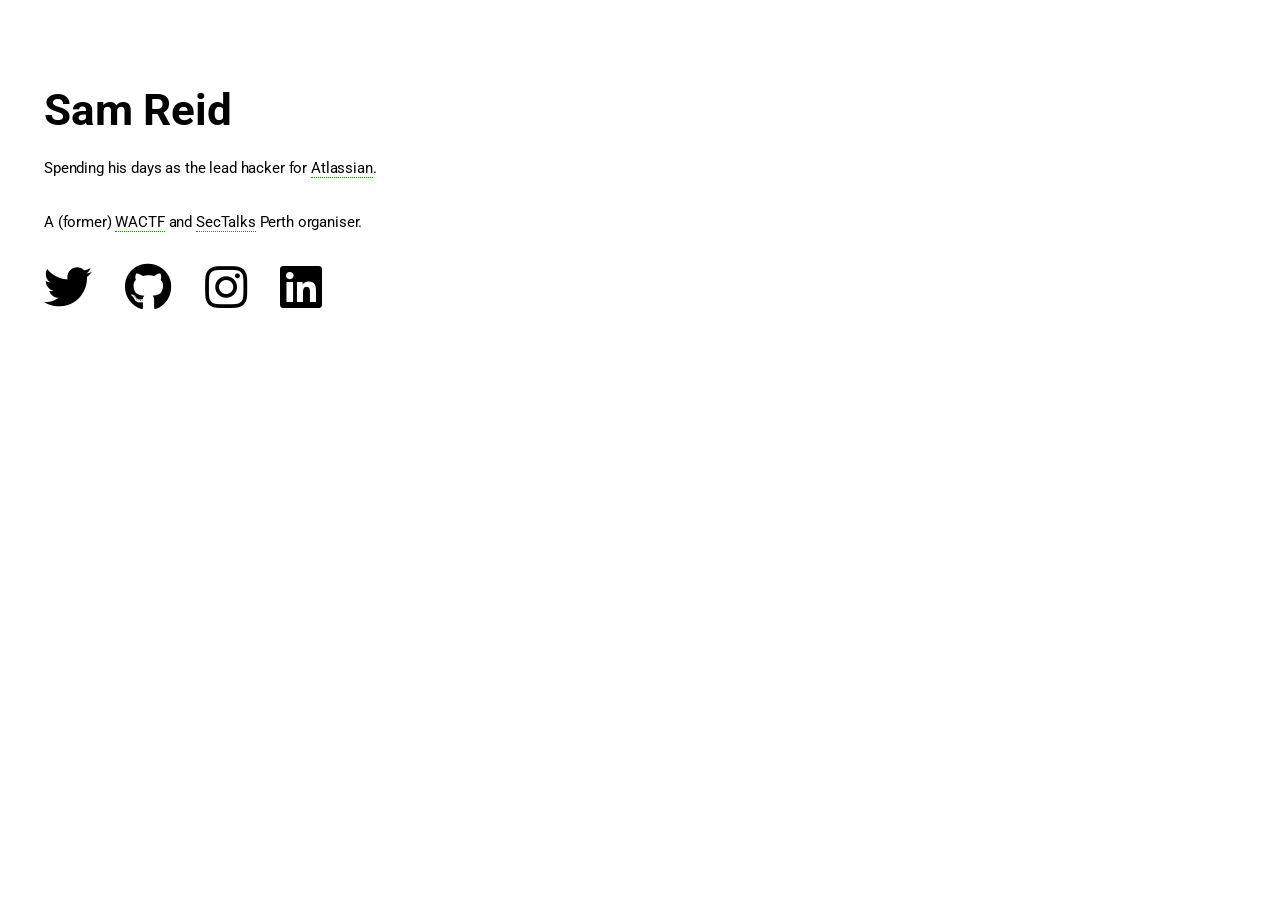
<file: index.html>
<!DOCTYPE HTML>
<html lang="en">
	<head>
		<title>Sam Reid</title>
		<meta charset="utf-8" />
		<link rel="icon" type="image/png" href="favicon.png" />
		<meta name="description" content="Sam Reid is a Perth based hacker who cares little about SEO." />
		<meta name="viewport" content="width=device-width, initial-scale=1" />
		<link rel="stylesheet" href="https://fonts.googleapis.com/css?family=Roboto:400,700" crossorigin="anonymous" />
		<link rel="stylesheet" href="https://cdnjs.cloudflare.com/ajax/libs/font-awesome/5.11.2/css/all.min.css" integrity="sha256-+N4/V/SbAFiW1MPBCXnfnP9QSN3+Keu+NlB+0ev/YKQ=" crossorigin="anonymous" />
	<style type="text/css">
		a,body,h1,h2,h3,h4,h5,h6,header,html,i,li,p,span,ul{margin:0;padding:0;border:0;font-size:100%;font:inherit;vertical-align:baseline}header{display:block}body{line-height:1}ul{list-style:none}body{-webkit-text-size-adjust:none}body{-ms-overflow-style:scrollbar}@media screen and (max-width:480px){body,html{min-width:320px}}body,html{overflow-x:hidden;overflow-y:hidden;width:100%}body{display:-moz-flex;display:-webkit-flex;display:-ms-flex;display:flex;-moz-flex-direction:column;-webkit-flex-direction:column;-ms-flex-direction:column;flex-direction:column;padding:6em 4em 1em 6em}body>*{position:relative;z-index:2}@media screen and (max-width:1680px){body{padding:6em 3em 1em 3em}}@media screen and (max-width:736px){body{padding:5em 2em 1em 2em}}@media screen and (max-width:360px){body{padding:5em 1em 1em 1em}}body{font-family:Roboto,sans-serif;font-size:16pt;font-weight:400;letter-spacing:-.01em;line-height:1.65em}@media screen and (max-width:1680px){body{font-size:12pt}}@media screen and (max-width:1280px){body{font-size:11pt}}a{-moz-transition:color .2s ease;-webkit-transition:color .2s ease;-ms-transition:color .2s ease;transition:color .2s ease;border-bottom:dotted 1px #189c00;color:#000;text-decoration:none}a:hover{border-bottom-color:transparent;color:#189c00;text-decoration:none}i{font-style:italic}p{margin:0 0 2em 0}h1,h2,h3,h4,h5,h6{font-weight:700;line-height:1em;margin:0 0 1em 0}h1{font-size:2.5em;margin:0}h2{font-size:1.75em;line-height:1.5em}h3{font-size:1.35em;line-height:1.5em}h4{font-size:1.1em;line-height:1.5em}h5{font-size:.9em;line-height:1.5em}h6{font-size:.7em;line-height:1.5em}.icon{text-decoration:none;border-bottom:none;position:relative}.icon:before{-moz-osx-font-smoothing:grayscale;-webkit-font-smoothing:antialiased;font-family:FontAwesome;font-style:normal;font-weight:400;text-transform:none!important}#header h1{font-size:3em;margin:0 0 .55em 0}#header p{font-size:1em;line-height:1.65em}@media screen and (max-width:736px){#header h1{font-size:2em}}ul{list-style:disc;padding-left:1em}ul li{padding-left:.5em}ul.icons{cursor:default;list-style:none;padding-left:0}ul.icons li{display:inline-block;padding:0 2em 0 0}ul.icons li:last-child{padding-right:0}ul.icons li .icon:before{font-size:2em}ul.icons li a{border-bottom-color:transparent}
	</style>
	</head>
	<body>
		<header id="header">
			<h1>Sam Reid</h1>
			<p>Spending his days as the lead hacker for <a href="https://atlassian.com">Atlassian</a>.</p>
			<p>A (former) <a href="https://wac.tf">WACTF</a> and <a href="https://sectalks.org">SecTalks</a> Perth organiser.</p>
		</header>
		<ul class="icons">
			<li>
				<span style="font-size: 48px;">
					<a href="https://twitter.com/sudosammy" title="Twitter"><i class="fab fa-twitter"></i></a>
				</span>
			</li>
			<li>
				<span style="font-size: 48px;">
					<a href="https://github.com/sudosammy" title="GitHub"><i class="fab fa-github"></i></a>
				</span>
			</li>
			<li>
				<span style="font-size: 48px;">
					<a href="https://www.instagram.com/sudosammy/" title="Instagram"><i class="fab fa-instagram"></i></a>
				</span>
			</li>
			<li>
				<span style="font-size: 48px;">
					<a href="https://www.linkedin.com/in/sudosammy" title="LinkedIn"><i class="fab fa-linkedin"></i></a>
				</span>
			</li>
		</ul>
	</body>
</html>
<!-- Hack The Planet -->
</file>
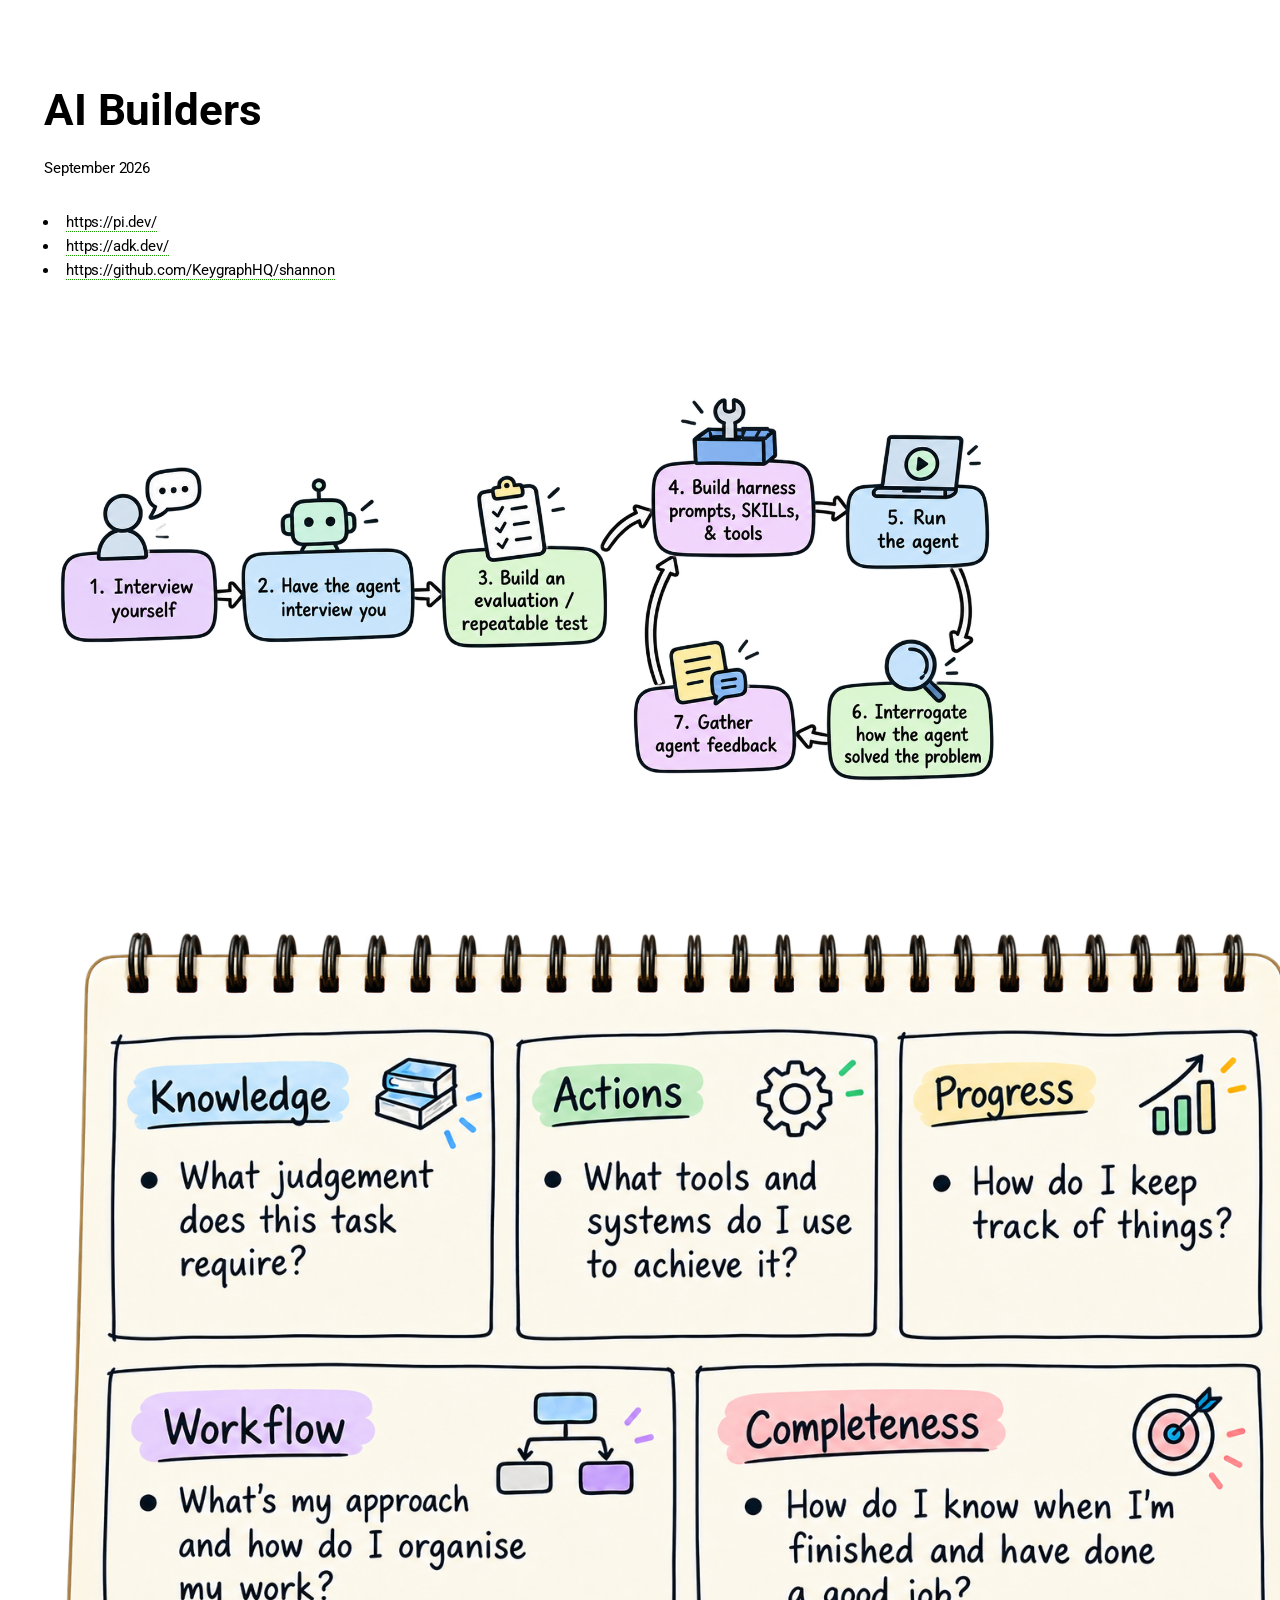
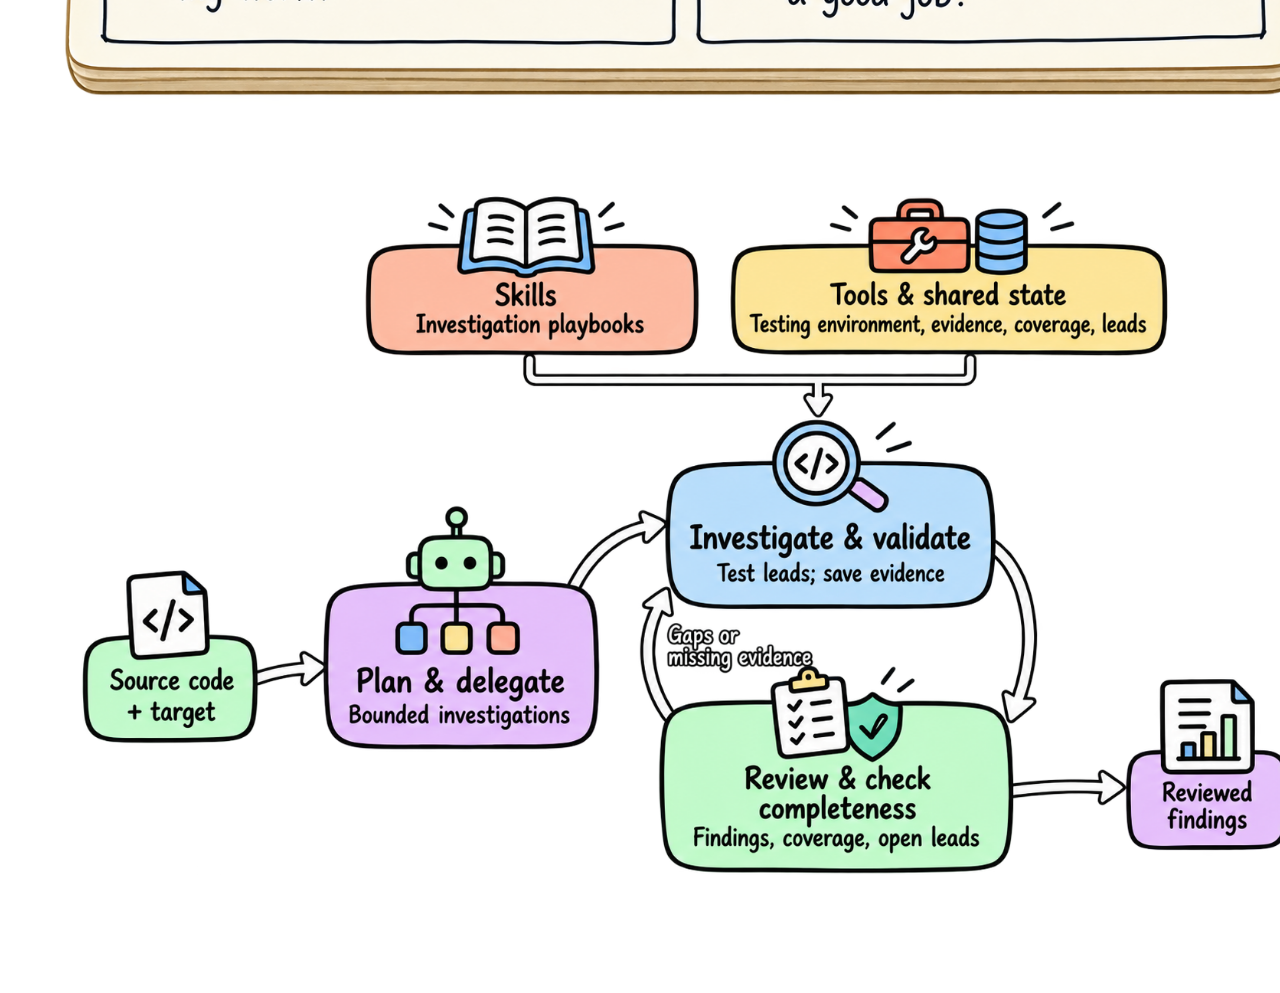
<file: AI-Builders-Sept-2026.html>
<!DOCTYPE HTML>
<html lang="en">
	<head>
		<title>AI Builders · Sept 2026</title>
		<meta charset="utf-8" />
		<link rel="icon" type="image/png" href="favicon.png" />
		<meta name="description" content="AI Builders, September 2026." />
		<meta name="viewport" content="width=device-width, initial-scale=1" />
		<link rel="stylesheet" href="https://fonts.googleapis.com/css?family=Roboto:400,700" crossorigin="anonymous" />
	<style type="text/css">
		a,body,figure,h1,h2,h3,h4,h5,h6,header,html,i,img,li,p,span,ul{margin:0;padding:0;border:0;font-size:100%;font:inherit;vertical-align:baseline}header{display:block}body{line-height:1}ul{list-style:none}body{-webkit-text-size-adjust:none}body{-ms-overflow-style:scrollbar}@media screen and (max-width:480px){body,html{min-width:320px}}body,html{overflow-x:hidden;width:100%;background:#fff;color:#000}body{display:-moz-flex;display:-webkit-flex;display:-ms-flex;display:flex;-moz-flex-direction:column;-webkit-flex-direction:column;-ms-flex-direction:column;flex-direction:column;padding:6em 4em 4em 6em}body>*{position:relative;z-index:2}@media screen and (max-width:1680px){body{padding:6em 3em 4em 3em}}@media screen and (max-width:736px){body{padding:5em 2em 3em 2em}}@media screen and (max-width:360px){body{padding:5em 1em 2em 1em}}body{font-family:Roboto,sans-serif;font-size:16pt;font-weight:400;letter-spacing:-.01em;line-height:1.65em}@media screen and (max-width:1680px){body{font-size:12pt}}@media screen and (max-width:1280px){body{font-size:11pt}}a{-moz-transition:color .2s ease;-webkit-transition:color .2s ease;-ms-transition:color .2s ease;transition:color .2s ease;border-bottom:dotted 1px #189c00;color:#000;text-decoration:none;overflow-wrap:anywhere}a:hover{border-bottom-color:transparent;color:#189c00;text-decoration:none}i{font-style:italic}p{margin:0 0 2em 0}h1,h2,h3,h4,h5,h6{font-weight:700;line-height:1em;margin:0 0 1em 0}h1{font-size:2.5em;margin:0}h2{font-size:1.75em;line-height:1.5em}h3{font-size:1.35em;line-height:1.5em}h4{font-size:1.1em;line-height:1.5em}h5{font-size:.9em;line-height:1.5em}h6{font-size:.7em;line-height:1.5em}#header h1{font-size:3em;margin:0 0 .55em 0}#header p{font-size:1em;line-height:1.65em}@media screen and (max-width:736px){#header h1{font-size:2em}}ul{list-style:disc;padding-left:1em;margin:0 0 2em 0}ul li{padding-left:.5em}figure{margin:0 0 2.5em 0}img{display:block;max-width:100%;height:auto}
	</style>
	</head>
	<body>
		<header id="header">
			<h1>AI Builders</h1>
			<p>September 2026</p>
		</header>
		<ul>
			<li><a href="https://pi.dev/">https://pi.dev/</a></li>
			<li><a href="https://adk.dev/">https://adk.dev/</a></li>
			<li><a href="https://github.com/KeygraphHQ/shannon">https://github.com/KeygraphHQ/shannon</a></li>
		</ul>
		<figure>
			<img src="framework.png" alt="Seven-step loop: interview yourself, have the agent interview you, build a repeatable evaluation, build harness prompts, skills, and tools, run the agent, interrogate how it solved the problem, then gather agent feedback." />
		</figure>
		<figure>
			<img src="interviews.png" alt="Interview notebook covering knowledge, actions, progress, workflow, and completeness." />
		</figure>
		<figure>
			<img src="harness.png" alt="Investigation harness: source code and a target go to plan and delegate, which uses skills and shared tools to investigate and validate, then review completeness until the findings are reviewed." />
		</figure>
	</body>
</html>
</file>
